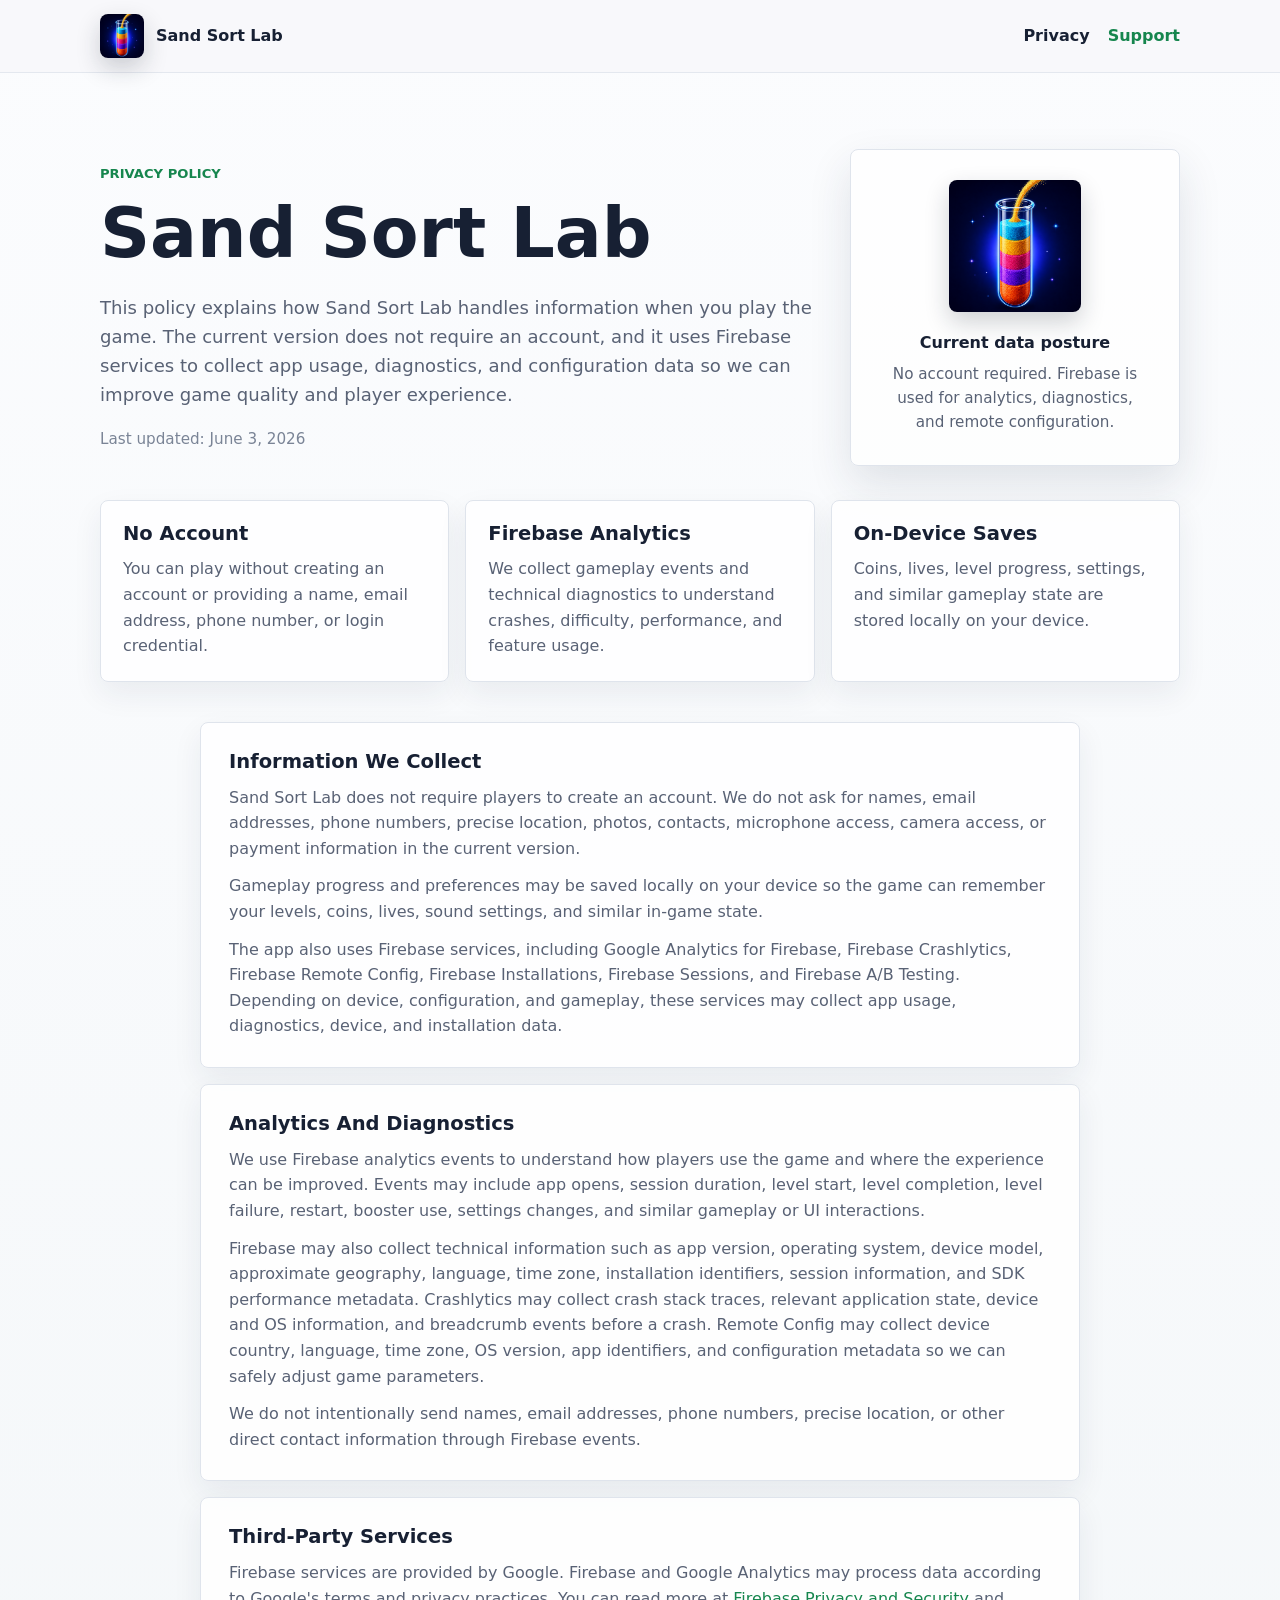
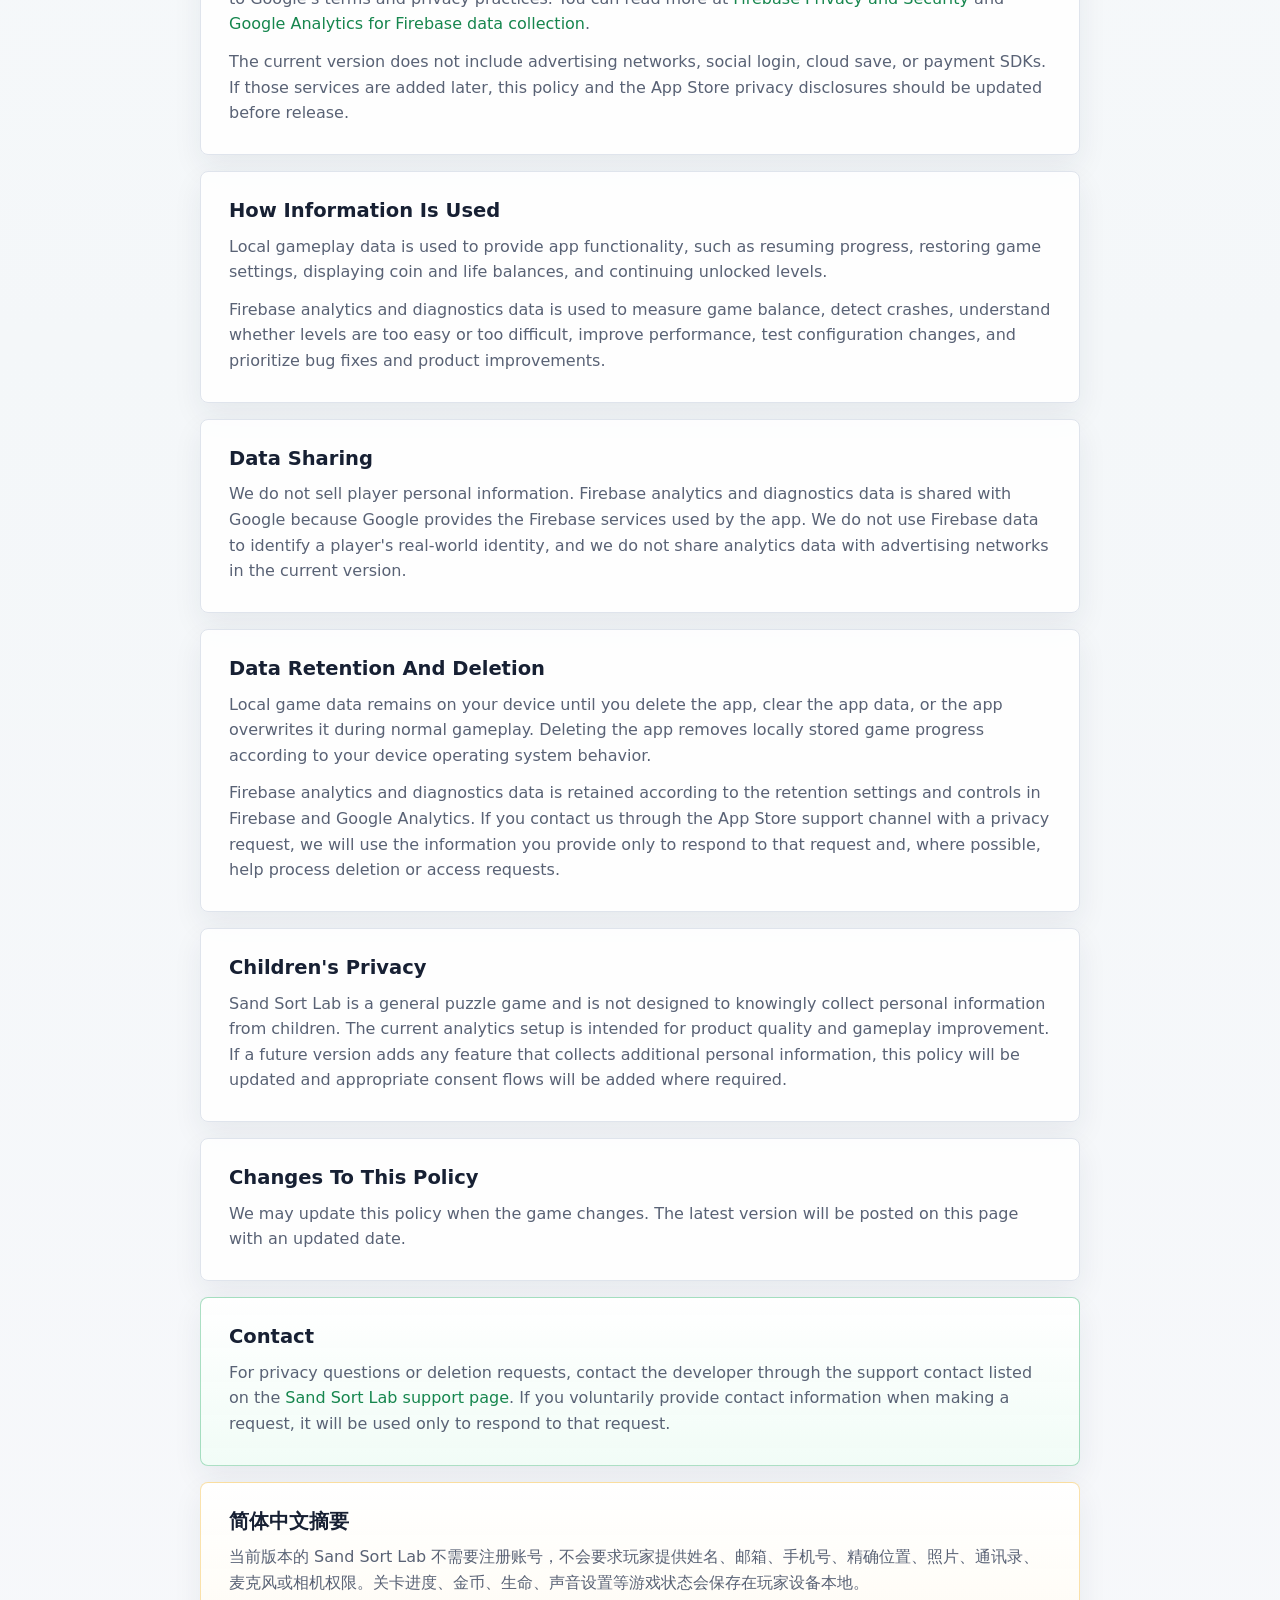
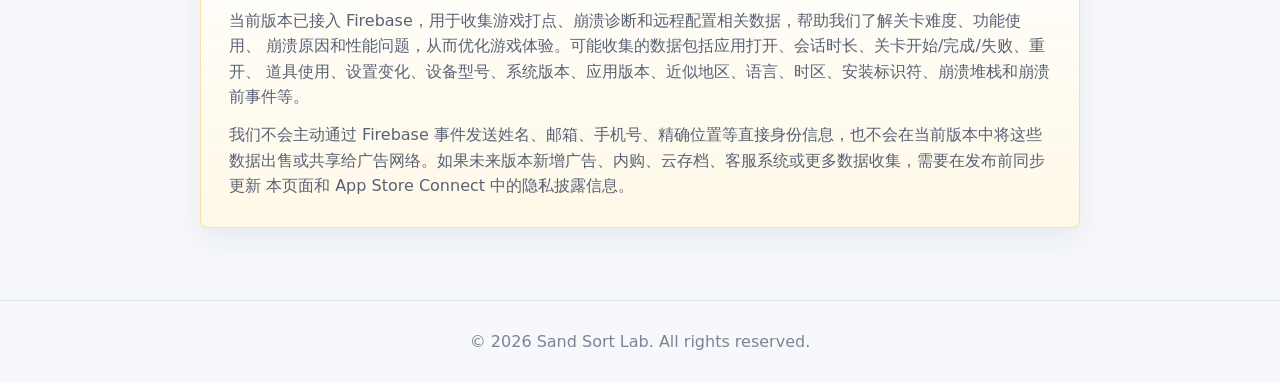
<file: index.html>
<!doctype html>
<html lang="en">
<head>
  <meta charset="utf-8">
  <meta name="viewport" content="width=device-width, initial-scale=1">
  <meta name="robots" content="index,follow">
  <meta http-equiv="refresh" content="0; url=privacy.html">
  <title>Sand Sort Lab Privacy Policy</title>
  <link rel="canonical" href="privacy.html">
  <link rel="stylesheet" href="assets/styles.css">
</head>
<body class="redirect-page">
  <main class="redirect-card">
    <img src="assets/app-icon.png" alt="Sand Sort Lab app icon" width="96" height="96">
    <h1>Sand Sort Lab</h1>
    <p>Opening the privacy policy...</p>
    <a class="button-link" href="privacy.html">View Privacy Policy</a>
  </main>
</body>
</html>
</file>
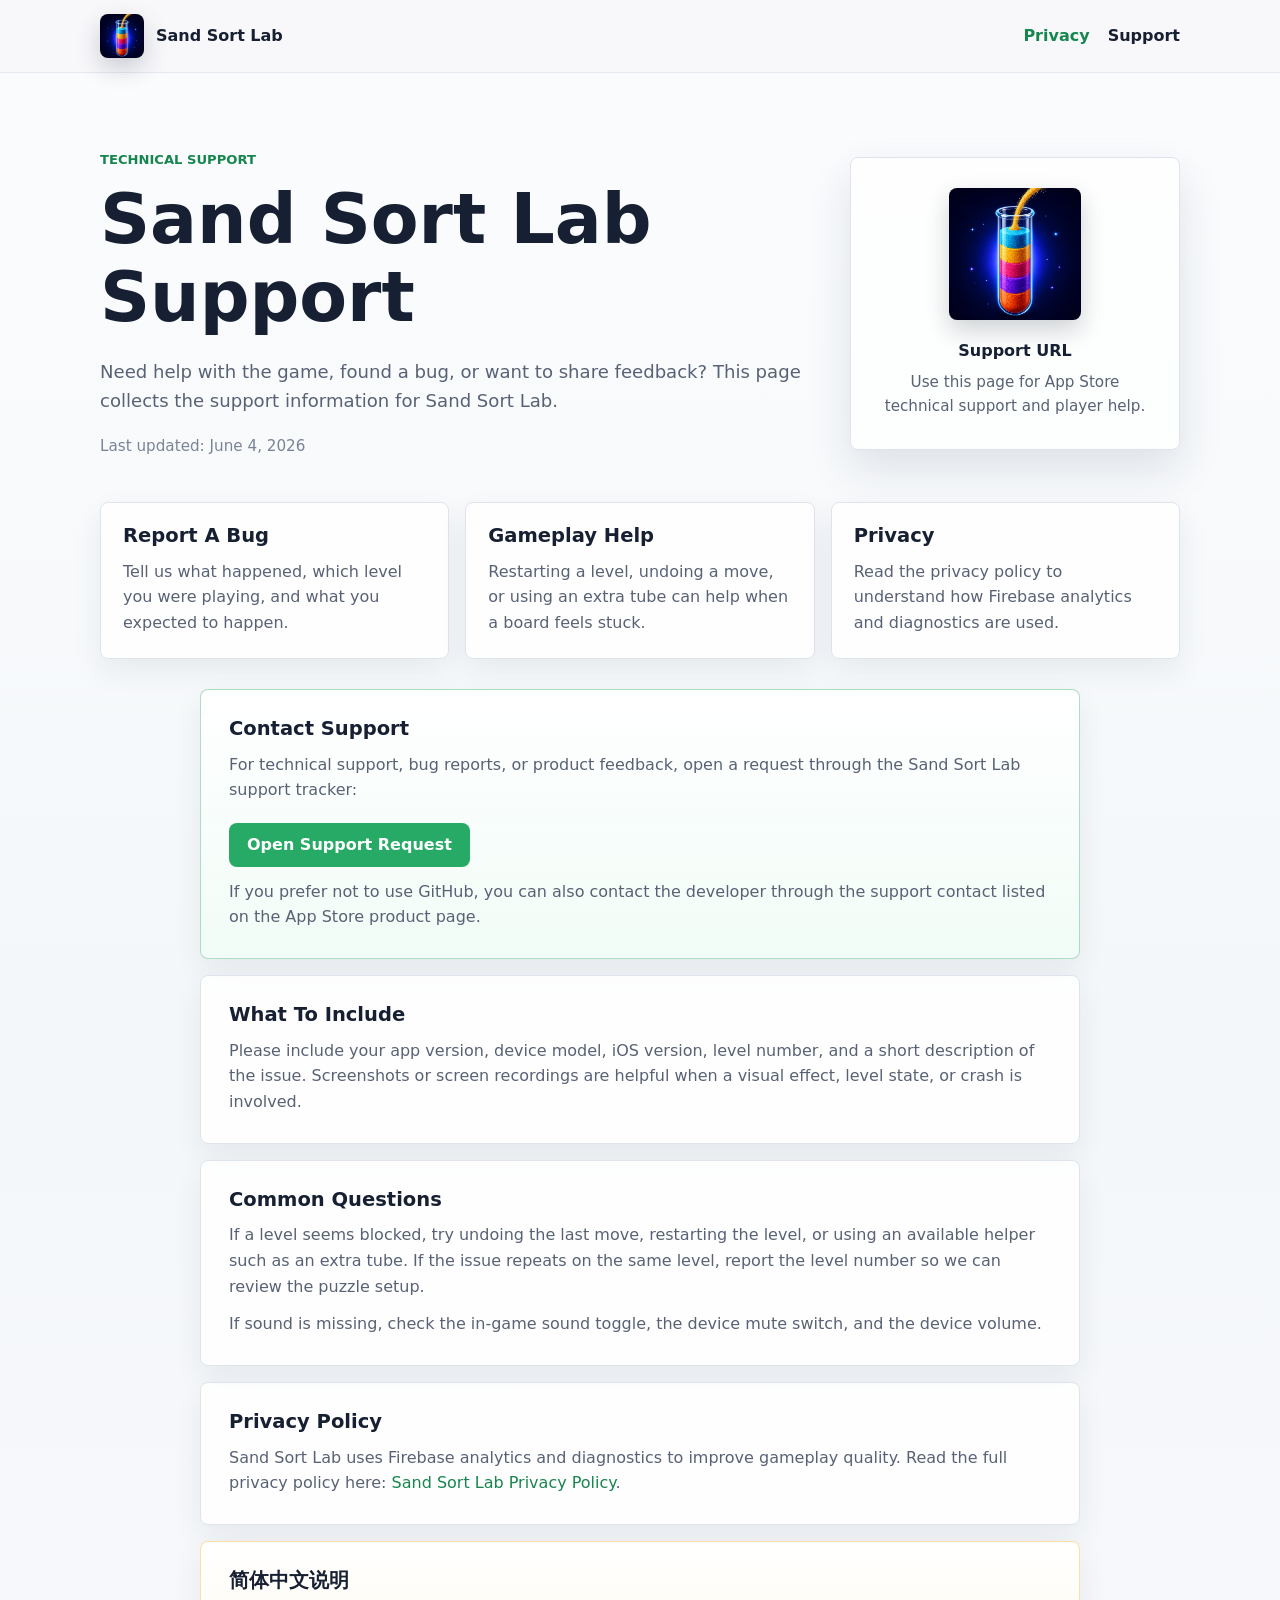
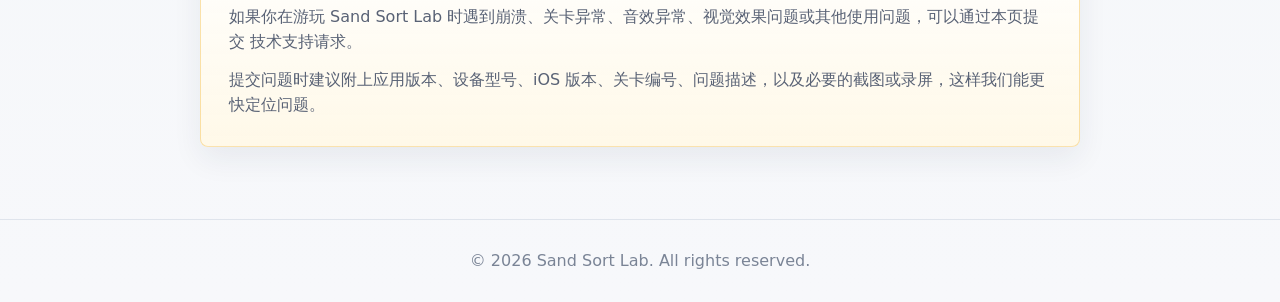
<file: support/index.html>
<!doctype html>
<html lang="en">
<head>
  <meta charset="utf-8">
  <meta name="viewport" content="width=device-width, initial-scale=1">
  <meta name="robots" content="index,follow">
  <meta name="description" content="Technical support page for Sand Sort Lab.">
  <title>Support | Sand Sort Lab</title>
  <link rel="icon" href="../assets/app-icon.png">
  <link rel="apple-touch-icon" href="../assets/app-icon.png">
  <link rel="stylesheet" href="../assets/styles.css">
</head>
<body>
  <header class="site-header">
    <nav class="top-nav" aria-label="Page navigation">
      <a class="brand" href="../privacy.html" aria-label="Sand Sort Lab">
        <img src="../assets/app-icon.png" alt="" width="44" height="44">
        <span>Sand Sort Lab</span>
      </a>
      <div class="nav-links">
        <a href="../privacy.html">Privacy</a>
        <a href="./" aria-current="page">Support</a>
      </div>
    </nav>
  </header>

  <main>
    <section class="hero support-hero">
      <div class="hero-copy">
        <p class="eyebrow">Technical Support</p>
        <h1>Sand Sort Lab Support</h1>
        <p class="lead">
          Need help with the game, found a bug, or want to share feedback? This page collects the
          support information for Sand Sort Lab.
        </p>
        <p class="updated">Last updated: June 4, 2026</p>
      </div>
      <div class="hero-badge" aria-label="Support summary">
        <img src="../assets/app-icon.png" alt="Sand Sort Lab app icon" width="132" height="132">
        <div>
          <strong>Support URL</strong>
          <span>Use this page for App Store technical support and player help.</span>
        </div>
      </div>
    </section>

    <section class="summary-grid" aria-label="Support quick links">
      <article>
        <h2>Report A Bug</h2>
        <p>Tell us what happened, which level you were playing, and what you expected to happen.</p>
      </article>
      <article>
        <h2>Gameplay Help</h2>
        <p>Restarting a level, undoing a move, or using an extra tube can help when a board feels stuck.</p>
      </article>
      <article>
        <h2>Privacy</h2>
        <p>Read the privacy policy to understand how Firebase analytics and diagnostics are used.</p>
      </article>
    </section>

    <section class="policy support-content">
      <article class="policy-section contact-panel">
        <h2>Contact Support</h2>
        <p>
          For technical support, bug reports, or product feedback, open a request through the Sand Sort Lab support
          tracker:
        </p>
        <p>
          <a class="button-link" href="https://github.com/VelvetRogue5/sand-sort-lab-site/issues" rel="noopener">Open Support Request</a>
        </p>
        <p>
          If you prefer not to use GitHub, you can also contact the developer through the support contact listed on
          the App Store product page.
        </p>
      </article>

      <article class="policy-section">
        <h2>What To Include</h2>
        <p>
          Please include your app version, device model, iOS version, level number, and a short description of the
          issue. Screenshots or screen recordings are helpful when a visual effect, level state, or crash is involved.
        </p>
      </article>

      <article class="policy-section">
        <h2>Common Questions</h2>
        <p>
          If a level seems blocked, try undoing the last move, restarting the level, or using an available helper
          such as an extra tube. If the issue repeats on the same level, report the level number so we can review the
          puzzle setup.
        </p>
        <p>
          If sound is missing, check the in-game sound toggle, the device mute switch, and the device volume.
        </p>
      </article>

      <article class="policy-section">
        <h2>Privacy Policy</h2>
        <p>
          Sand Sort Lab uses Firebase analytics and diagnostics to improve gameplay quality. Read the full privacy
          policy here:
          <a href="../privacy.html">Sand Sort Lab Privacy Policy</a>.
        </p>
      </article>

      <article lang="zh-Hans" class="policy-section localized">
        <h2>简体中文说明</h2>
        <p>
          如果你在游玩 Sand Sort Lab 时遇到崩溃、关卡异常、音效异常、视觉效果问题或其他使用问题，可以通过本页提交
          技术支持请求。
        </p>
        <p>
          提交问题时建议附上应用版本、设备型号、iOS 版本、关卡编号、问题描述，以及必要的截图或录屏，这样我们能更快定位问题。
        </p>
      </article>
    </section>
  </main>

  <footer class="site-footer">
    <p>© 2026 Sand Sort Lab. All rights reserved.</p>
  </footer>
</body>
</html>
</file>
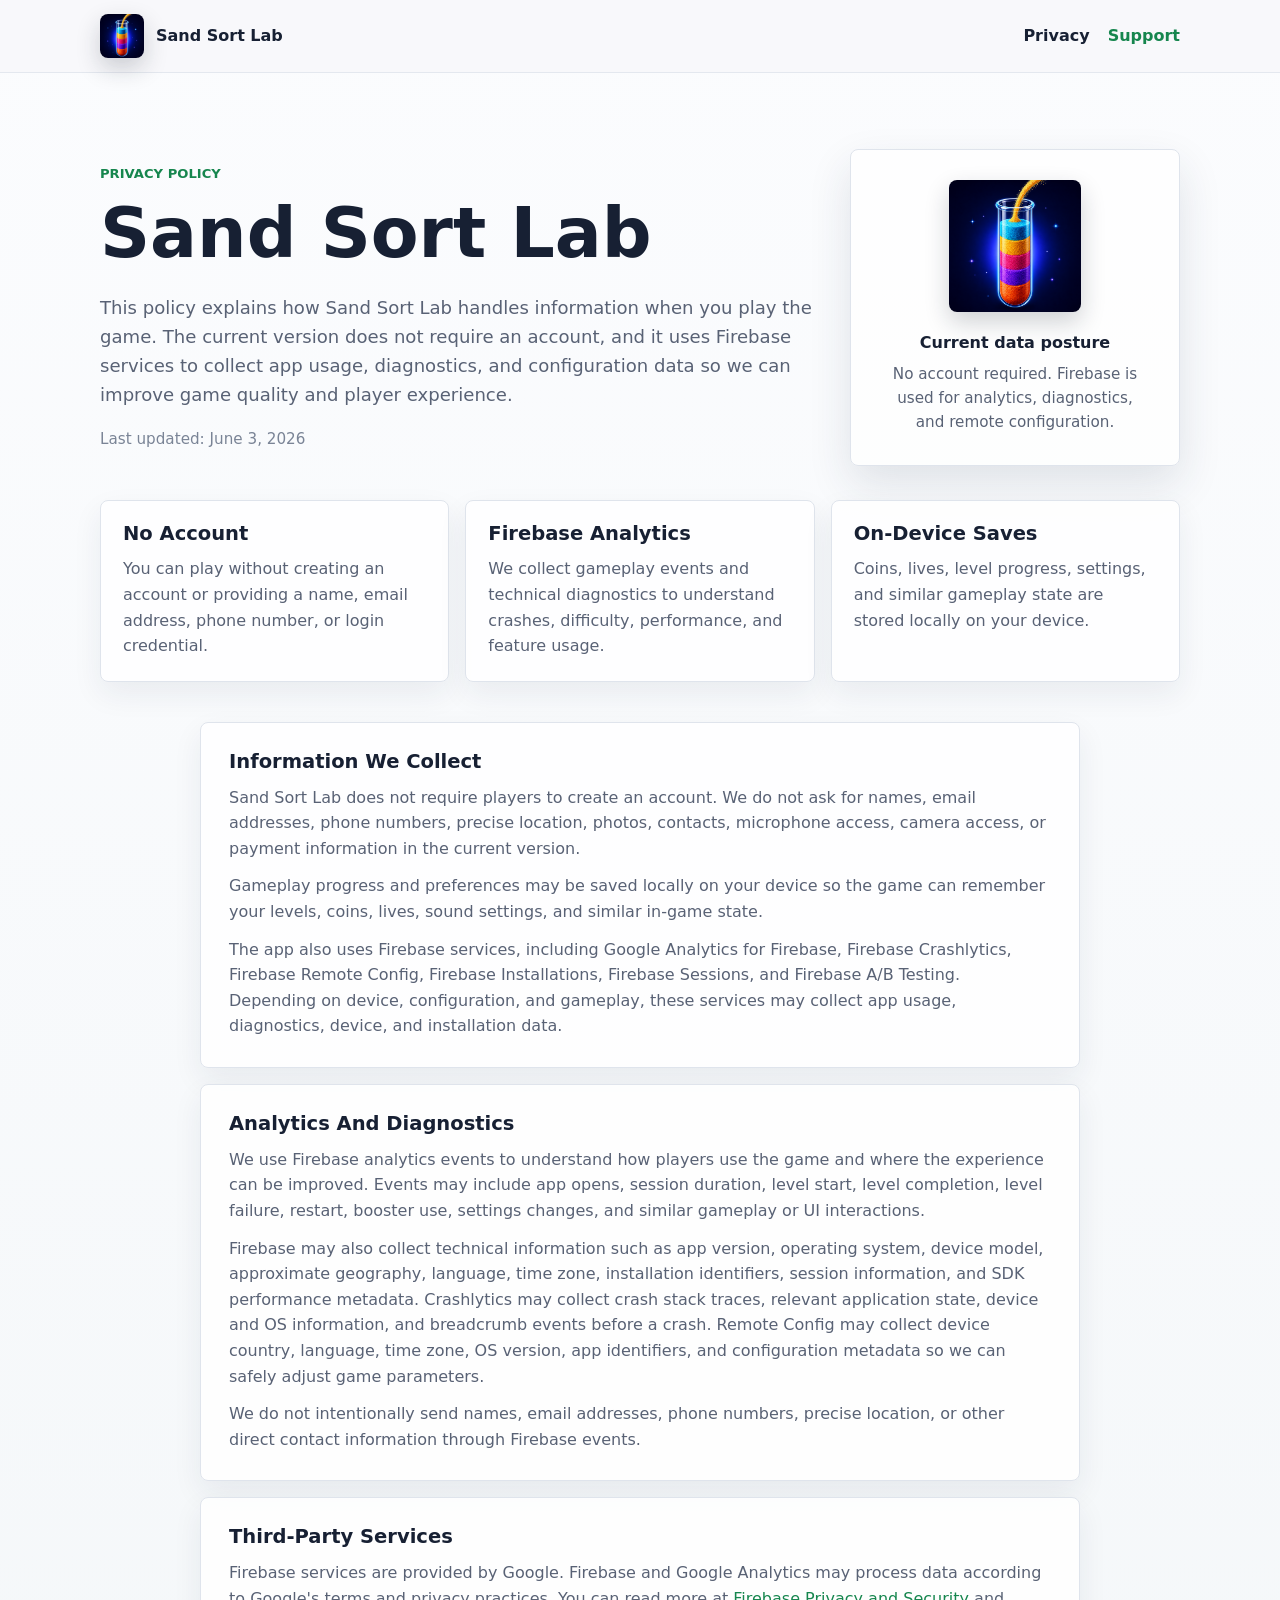
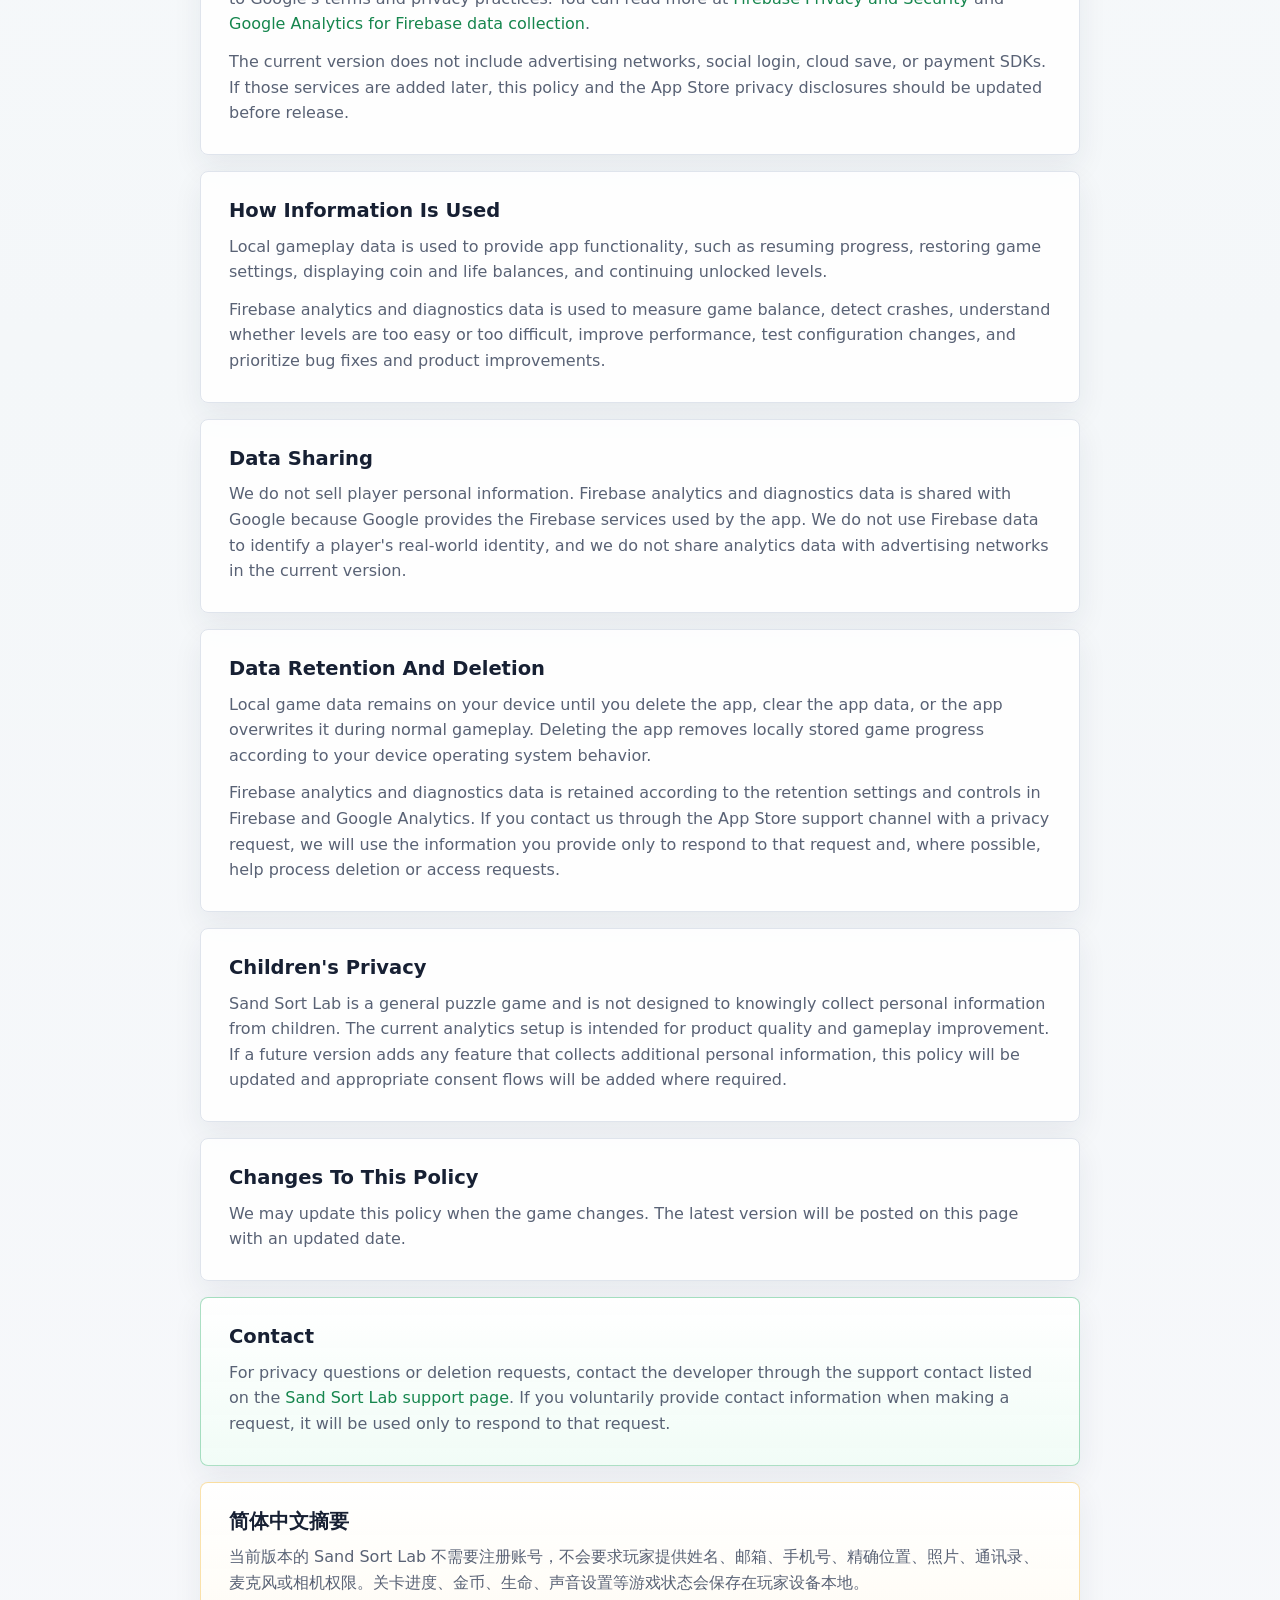
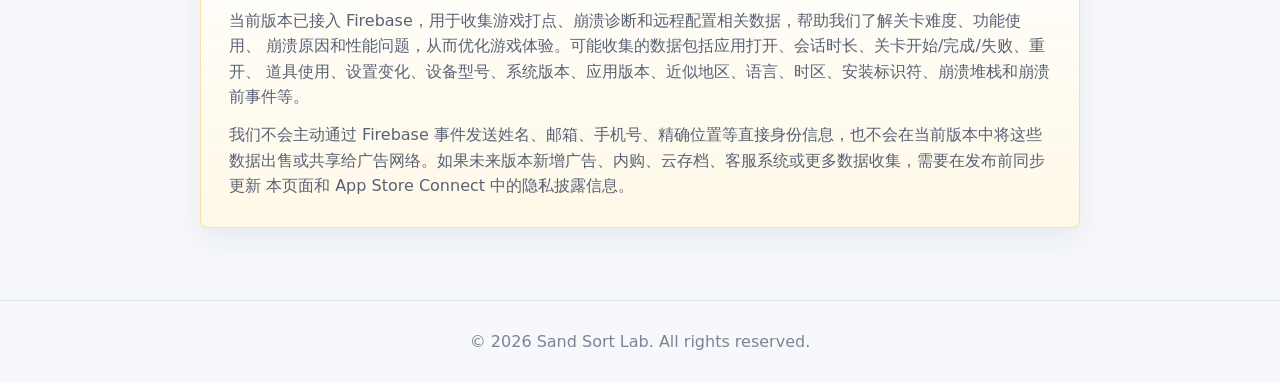
<file: privacy.html>
<!doctype html>
<html lang="en">
<head>
  <meta charset="utf-8">
  <meta name="viewport" content="width=device-width, initial-scale=1">
  <meta name="robots" content="index,follow">
  <meta name="description" content="Privacy Policy for Sand Sort Lab, including Firebase analytics and diagnostics disclosures.">
  <title>Privacy Policy | Sand Sort Lab</title>
  <link rel="icon" href="assets/app-icon.png">
  <link rel="apple-touch-icon" href="assets/app-icon.png">
  <link rel="stylesheet" href="assets/styles.css">
</head>
<body>
  <header class="site-header">
    <nav class="top-nav" aria-label="Page navigation">
      <a class="brand" href="privacy.html" aria-label="Sand Sort Lab privacy policy">
        <img src="assets/app-icon.png" alt="" width="44" height="44">
        <span>Sand Sort Lab</span>
      </a>
      <div class="nav-links">
        <a href="privacy.html" aria-current="page">Privacy</a>
        <a href="support/">Support</a>
      </div>
    </nav>
  </header>

  <main>
    <section class="hero">
      <div class="hero-copy">
        <p class="eyebrow">Privacy Policy</p>
        <h1>Sand Sort Lab</h1>
        <p class="lead">
          This policy explains how Sand Sort Lab handles information when you play the game.
          The current version does not require an account, and it uses Firebase services to collect
          app usage, diagnostics, and configuration data so we can improve game quality and player experience.
        </p>
        <p class="updated">Last updated: June 3, 2026</p>
      </div>
      <div class="hero-badge" aria-label="Privacy summary">
        <img src="assets/app-icon.png" alt="Sand Sort Lab app icon" width="132" height="132">
        <div>
          <strong>Current data posture</strong>
          <span>No account required. Firebase is used for analytics, diagnostics, and remote configuration.</span>
        </div>
      </div>
    </section>

    <section class="summary-grid" aria-label="Privacy summary cards">
      <article>
        <h2>No Account</h2>
        <p>You can play without creating an account or providing a name, email address, phone number, or login credential.</p>
      </article>
      <article>
        <h2>Firebase Analytics</h2>
        <p>We collect gameplay events and technical diagnostics to understand crashes, difficulty, performance, and feature usage.</p>
      </article>
      <article>
        <h2>On-Device Saves</h2>
        <p>Coins, lives, level progress, settings, and similar gameplay state are stored locally on your device.</p>
      </article>
    </section>

    <section class="policy">
      <article id="english" class="policy-section">
        <h2>Information We Collect</h2>
        <p>
          Sand Sort Lab does not require players to create an account. We do not ask for names, email addresses,
          phone numbers, precise location, photos, contacts, microphone access, camera access, or payment information
          in the current version.
        </p>
        <p>
          Gameplay progress and preferences may be saved locally on your device so the game can remember your levels,
          coins, lives, sound settings, and similar in-game state.
        </p>
        <p>
          The app also uses Firebase services, including Google Analytics for Firebase, Firebase Crashlytics, Firebase
          Remote Config, Firebase Installations, Firebase Sessions, and Firebase A/B Testing. Depending on device,
          configuration, and gameplay, these services may collect app usage, diagnostics, device, and installation data.
        </p>
      </article>

      <article class="policy-section">
        <h2>Analytics And Diagnostics</h2>
        <p>
          We use Firebase analytics events to understand how players use the game and where the experience can be
          improved. Events may include app opens, session duration, level start, level completion, level failure,
          restart, booster use, settings changes, and similar gameplay or UI interactions.
        </p>
        <p>
          Firebase may also collect technical information such as app version, operating system, device model,
          approximate geography, language, time zone, installation identifiers, session information, and SDK
          performance metadata. Crashlytics may collect crash stack traces, relevant application state, device and OS
          information, and breadcrumb events before a crash. Remote Config may collect device country, language,
          time zone, OS version, app identifiers, and configuration metadata so we can safely adjust game parameters.
        </p>
        <p>
          We do not intentionally send names, email addresses, phone numbers, precise location, or other direct contact
          information through Firebase events.
        </p>
      </article>

      <article class="policy-section">
        <h2>Third-Party Services</h2>
        <p>
          Firebase services are provided by Google. Firebase and Google Analytics may process data according to
          Google's terms and privacy practices. You can read more at
          <a href="https://firebase.google.com/support/privacy/" rel="noopener">Firebase Privacy and Security</a>
          and
          <a href="https://support.google.com/firebase/answer/6318039" rel="noopener">Google Analytics for Firebase data collection</a>.
        </p>
        <p>
          The current version does not include advertising networks, social login, cloud save, or payment SDKs. If
          those services are added later, this policy and the App Store privacy disclosures should be updated before
          release.
        </p>
      </article>

      <article class="policy-section">
        <h2>How Information Is Used</h2>
        <p>
          Local gameplay data is used to provide app functionality, such as resuming progress, restoring game
          settings, displaying coin and life balances, and continuing unlocked levels.
        </p>
        <p>
          Firebase analytics and diagnostics data is used to measure game balance, detect crashes, understand whether
          levels are too easy or too difficult, improve performance, test configuration changes, and prioritize bug
          fixes and product improvements.
        </p>
      </article>

      <article class="policy-section">
        <h2>Data Sharing</h2>
        <p>
          We do not sell player personal information. Firebase analytics and diagnostics data is shared with Google
          because Google provides the Firebase services used by the app. We do not use Firebase data to identify a
          player's real-world identity, and we do not share analytics data with advertising networks in the current
          version.
        </p>
      </article>

      <article class="policy-section">
        <h2>Data Retention And Deletion</h2>
        <p>
          Local game data remains on your device until you delete the app, clear the app data, or the app overwrites
          it during normal gameplay. Deleting the app removes locally stored game progress according to your device
          operating system behavior.
        </p>
        <p>
          Firebase analytics and diagnostics data is retained according to the retention settings and controls in
          Firebase and Google Analytics. If you contact us through the App Store support channel with a privacy request,
          we will use the information you provide only to respond to that request and, where possible, help process
          deletion or access requests.
        </p>
      </article>

      <article class="policy-section">
        <h2>Children's Privacy</h2>
        <p>
          Sand Sort Lab is a general puzzle game and is not designed to knowingly collect personal information from
          children. The current analytics setup is intended for product quality and gameplay improvement. If a future
          version adds any feature that collects additional personal information, this policy will be updated and
          appropriate consent flows will be added where required.
        </p>
      </article>

      <article class="policy-section">
        <h2>Changes To This Policy</h2>
        <p>
          We may update this policy when the game changes. The latest version will be posted on this page with an
          updated date.
        </p>
      </article>

      <article id="contact" class="policy-section contact-panel">
        <h2>Contact</h2>
        <p>
          For privacy questions or deletion requests, contact the developer through the support contact listed on
          the <a href="support/">Sand Sort Lab support page</a>. If you voluntarily provide contact information when
          making a request, it will be used only to respond to that request.
        </p>
      </article>

      <article lang="zh-Hans" class="policy-section localized">
        <h2>简体中文摘要</h2>
        <p>
          当前版本的 Sand Sort Lab 不需要注册账号，不会要求玩家提供姓名、邮箱、手机号、精确位置、照片、通讯录、
          麦克风或相机权限。关卡进度、金币、生命、声音设置等游戏状态会保存在玩家设备本地。
        </p>
        <p>
          当前版本已接入 Firebase，用于收集游戏打点、崩溃诊断和远程配置相关数据，帮助我们了解关卡难度、功能使用、
          崩溃原因和性能问题，从而优化游戏体验。可能收集的数据包括应用打开、会话时长、关卡开始/完成/失败、重开、
          道具使用、设置变化、设备型号、系统版本、应用版本、近似地区、语言、时区、安装标识符、崩溃堆栈和崩溃前事件等。
        </p>
        <p>
          我们不会主动通过 Firebase 事件发送姓名、邮箱、手机号、精确位置等直接身份信息，也不会在当前版本中将这些
          数据出售或共享给广告网络。如果未来版本新增广告、内购、云存档、客服系统或更多数据收集，需要在发布前同步更新
          本页面和 App Store Connect 中的隐私披露信息。
        </p>
      </article>
    </section>
  </main>

  <footer class="site-footer">
    <p>© 2026 Sand Sort Lab. All rights reserved.</p>
  </footer>
</body>
</html>
</file>
<file: assets/styles.css>
:root {
  color-scheme: light;
  --ink: #172033;
  --muted: #596275;
  --paper: #f7f8fb;
  --panel: #ffffff;
  --line: #dfe4ec;
  --accent: #26aa65;
  --accent-strong: #16864e;
  --gold: #f4b93f;
  --shadow: 0 18px 44px rgba(35, 47, 72, 0.12);
}

* {
  box-sizing: border-box;
}

html {
  scroll-behavior: smooth;
}

body {
  margin: 0;
  background: linear-gradient(180deg, #fbfcfe 0%, #f4f7f9 54%, var(--paper) 100%);
  color: var(--ink);
  font-family: Inter, ui-sans-serif, system-ui, -apple-system, BlinkMacSystemFont, "Segoe UI", sans-serif;
  line-height: 1.6;
}

a {
  color: var(--accent-strong);
  text-decoration: none;
}

a:hover {
  text-decoration: underline;
}

.site-header {
  position: sticky;
  top: 0;
  z-index: 5;
  border-bottom: 1px solid rgba(223, 228, 236, 0.78);
  background: rgba(247, 248, 251, 0.88);
  backdrop-filter: blur(16px);
}

.top-nav {
  display: flex;
  align-items: center;
  justify-content: space-between;
  width: min(1080px, calc(100% - 32px));
  min-height: 72px;
  margin: 0 auto;
}

.brand {
  display: inline-flex;
  align-items: center;
  gap: 12px;
  color: var(--ink);
  font-weight: 800;
}

.nav-links {
  display: flex;
  align-items: center;
  gap: 18px;
  font-weight: 700;
}

.nav-links a[aria-current="page"] {
  color: var(--ink);
}

.brand img,
.hero-badge img,
.redirect-card img {
  border-radius: 8px;
  box-shadow: 0 10px 24px rgba(20, 28, 44, 0.2);
}

.hero {
  display: grid;
  grid-template-columns: minmax(0, 1fr) 330px;
  gap: 32px;
  align-items: center;
  width: min(1080px, calc(100% - 32px));
  margin: 0 auto;
  padding: 76px 0 34px;
}

.support-hero {
  padding-bottom: 44px;
}

.eyebrow {
  margin: 0 0 10px;
  color: var(--accent-strong);
  font-size: 0.82rem;
  font-weight: 800;
  letter-spacing: 0;
  text-transform: uppercase;
}

h1,
h2 {
  margin: 0;
  line-height: 1.12;
  letter-spacing: 0;
}

h1 {
  max-width: 780px;
  font-size: 4.35rem;
}

h2 {
  font-size: 1.22rem;
}

.lead {
  max-width: 760px;
  margin: 22px 0 0;
  color: var(--muted);
  font-size: 1.13rem;
}

.updated {
  margin: 18px 0 0;
  color: #7a8496;
  font-size: 0.95rem;
}

.hero-badge {
  display: grid;
  justify-items: center;
  gap: 18px;
  border: 1px solid var(--line);
  border-radius: 8px;
  background: rgba(255, 255, 255, 0.76);
  padding: 30px;
  box-shadow: var(--shadow);
  text-align: center;
}

.hero-badge strong,
.hero-badge span {
  display: block;
}

.hero-badge strong {
  margin-bottom: 6px;
  font-size: 1rem;
}

.hero-badge span {
  color: var(--muted);
  font-size: 0.95rem;
}

.summary-grid {
  display: grid;
  grid-template-columns: repeat(3, minmax(0, 1fr));
  gap: 16px;
  width: min(1080px, calc(100% - 32px));
  margin: 0 auto 22px;
}

.summary-grid article,
.policy-section {
  border: 1px solid var(--line);
  border-radius: 8px;
  background: rgba(255, 255, 255, 0.88);
  box-shadow: 0 12px 30px rgba(35, 47, 72, 0.07);
}

.summary-grid article {
  padding: 22px;
}

.summary-grid p,
.policy-section p {
  margin: 12px 0 0;
  color: var(--muted);
}

.policy {
  display: grid;
  gap: 16px;
  width: min(880px, calc(100% - 32px));
  margin: 0 auto;
  padding: 18px 0 72px;
}

.support-content {
  padding-top: 8px;
}

.policy-section {
  padding: 28px;
}

.contact-panel {
  border-color: rgba(38, 170, 101, 0.38);
  background: linear-gradient(180deg, rgba(255, 255, 255, 0.94), rgba(240, 252, 246, 0.92));
}

.localized {
  border-color: rgba(244, 185, 63, 0.42);
  background: linear-gradient(180deg, rgba(255, 255, 255, 0.96), rgba(255, 248, 230, 0.92));
}

.site-footer {
  border-top: 1px solid var(--line);
  padding: 28px 16px;
  color: #7a8496;
  text-align: center;
}

.site-footer p {
  margin: 0;
}

.redirect-page {
  display: grid;
  min-height: 100vh;
  place-items: center;
  padding: 24px;
}

.redirect-card {
  width: min(360px, 100%);
  border: 1px solid var(--line);
  border-radius: 8px;
  background: var(--panel);
  padding: 30px;
  box-shadow: var(--shadow);
  text-align: center;
}

.redirect-card h1 {
  margin-top: 16px;
  font-size: 2rem;
}

.redirect-card p {
  color: var(--muted);
}

.button-link {
  display: inline-flex;
  align-items: center;
  justify-content: center;
  min-height: 44px;
  margin-top: 8px;
  border-radius: 8px;
  background: var(--accent);
  color: #ffffff;
  font-weight: 800;
  padding: 0 18px;
}

.button-link:hover {
  background: var(--accent-strong);
  text-decoration: none;
}

@media (max-width: 760px) {
  .top-nav {
    width: min(100% - 24px, 1080px);
  }

  .hero {
    grid-template-columns: 1fr;
    width: min(100% - 24px, 1080px);
    padding-top: 44px;
  }

  .top-nav {
    gap: 12px;
  }

  .nav-links {
    gap: 12px;
    font-size: 0.95rem;
  }

  h1 {
    font-size: 2.85rem;
  }

  .hero-badge {
    justify-items: start;
    grid-template-columns: 76px 1fr;
    text-align: left;
    padding: 18px;
  }

  .hero-badge img {
    width: 76px;
    height: 76px;
  }

  .summary-grid {
    grid-template-columns: 1fr;
    width: min(100% - 24px, 1080px);
  }

  .policy {
    width: min(100% - 24px, 880px);
  }

  .policy-section {
    padding: 22px;
  }
}
</file>
